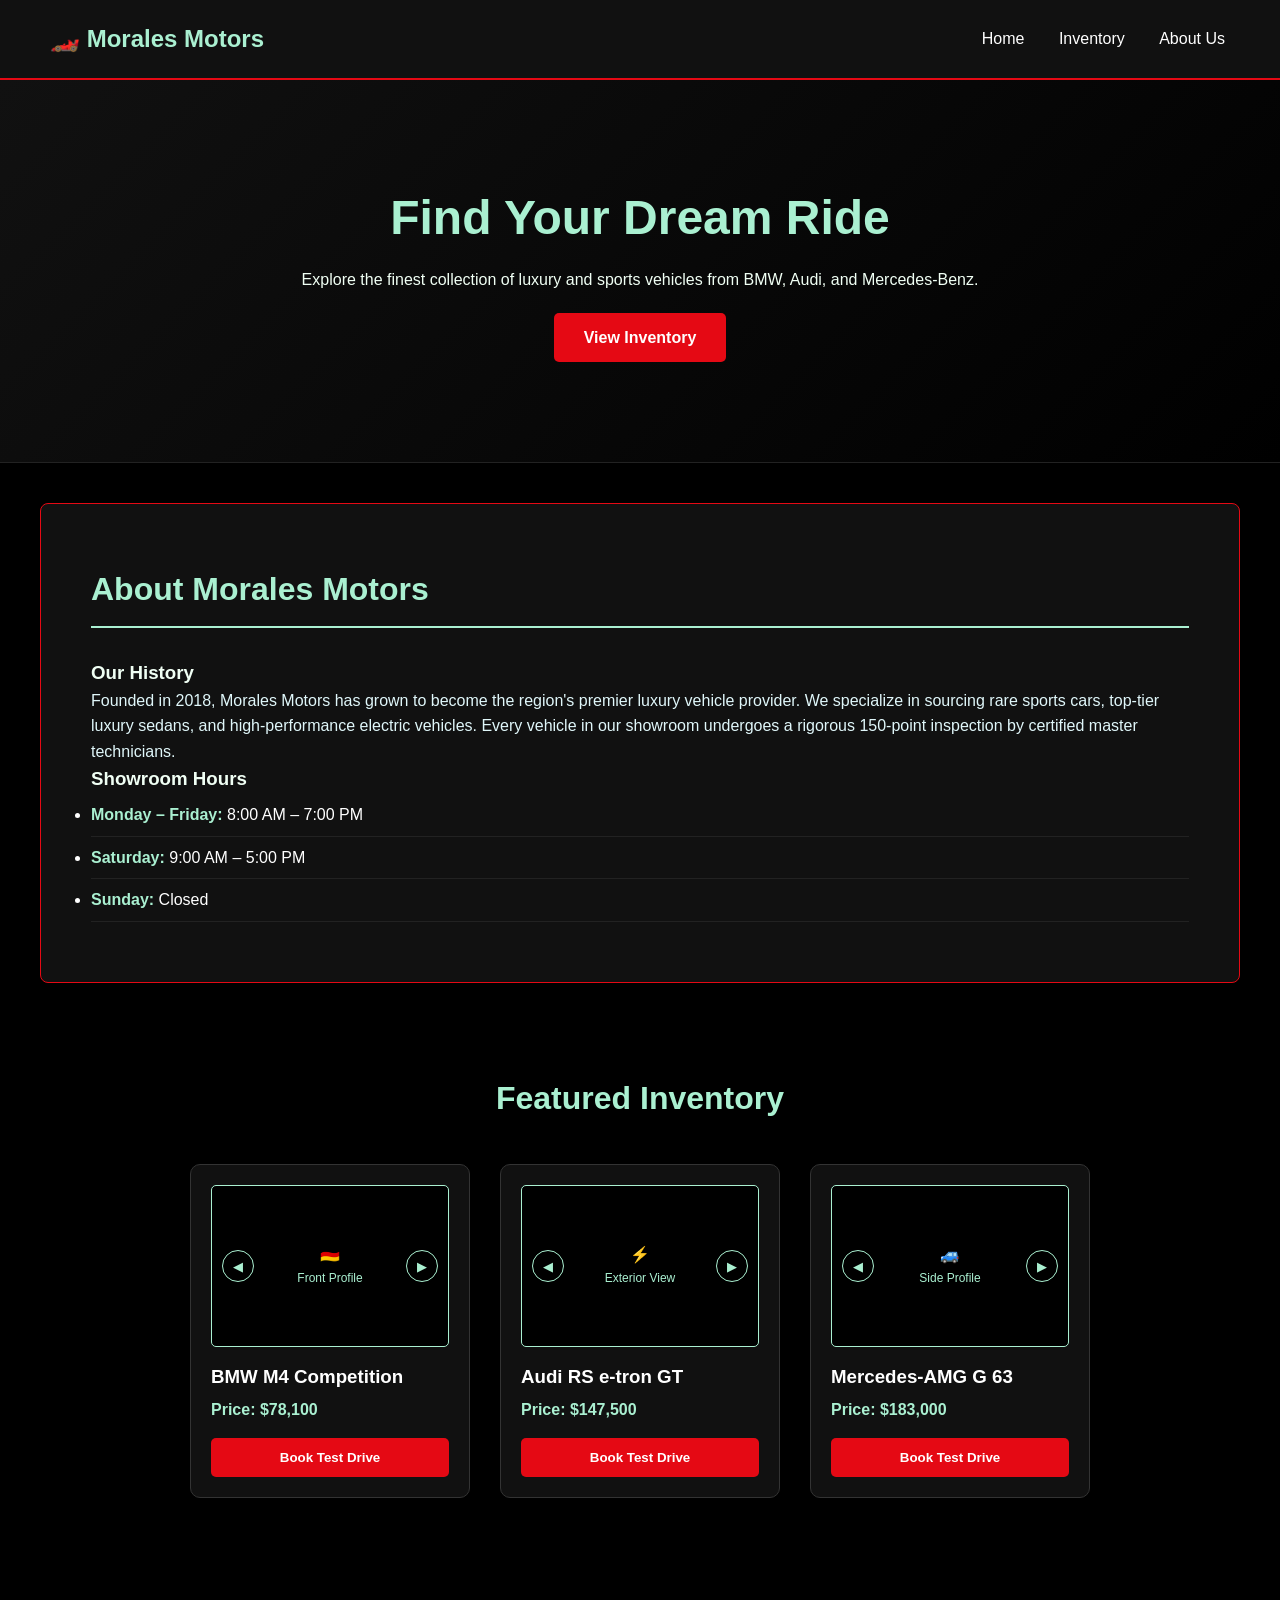
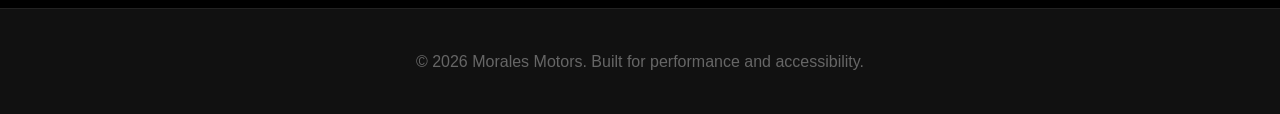
<file: index.html>
<!DOCTYPE html>
<html lang="en">
<head>
    <meta charset="UTF-8">
    <meta name="viewport" content="width=device-width, initial-scale=1.0">
    <title>Morales Motors | Premium Car Dealership</title>
    <link rel="stylesheet" href="style.css">
</head>
<body>
    <a href="#main-content" class="skip-link">Skip to main content</a>

    <header>
        <div class="logo" aria-label="Morales Motors home">🏎️ Morales Motors</div>
        <nav aria-label="Main Navigation">
            <a href="index.html">Home</a>
            <a href="#inventory">Inventory</a>
            <a href="#about">About Us</a>
        </nav>
    </header>

    <main id="main-content">
        <section class="hero" aria-label="Welcome">
            <h1>Find Your Dream Ride</h1>
            <p>Explore the finest collection of luxury and sports vehicles from BMW, Audi, and Mercedes-Benz.</p>
            <a href="#inventory" class="btn">View Inventory</a>
        </section>

        <section id="about" class="details-section">
            <h2>About Morales Motors</h2>
            <div class="details-grid">
                <div class="info-block">
                    <h3>Our History</h3>
                    <p>Founded in 2018, Morales Motors has grown to become the region's premier luxury vehicle provider. We specialize in sourcing rare sports cars, top-tier luxury sedans, and high-performance electric vehicles. Every vehicle in our showroom undergoes a rigorous 150-point inspection by certified master technicians.</p>
                </div>
                <div class="info-block">
                    <h3>Showroom Hours</h3>
                    <ul class="hours-list">
                        <li><strong>Monday – Friday:</strong> 8:00 AM – 7:00 PM</li>
                        <li><strong>Saturday:</strong> 9:00 AM – 5:00 PM</li>
                        <li><strong>Sunday:</strong> Closed</li>
                    </ul>
                </div>
            </div>
        </section>

        <!-- Inventory Section -->
        <section id="inventory" class="inventory" aria-labelledby="inventory-heading">
            <h2 id="inventory-heading">Featured Inventory</h2>
            <div class="car-grid">
                
                <!-- Car Card 1: BMW -->
                <div class="car-card" data-car-id="bmw">
                    <div class="gallery-container">
                        <div class="car-image-window" role="img" aria-label="BMW M4 Competition Gallery View">
                            <span class="gallery-emoji" aria-hidden="true">🇩🇪</span>
                            <span class="image-label">Front Profile</span>
                        </div>
                        <div class="gallery-controls">
                            <button class="nav-img-btn prev-btn" aria-label="Previous image for BMW M4">◀</button>
                            <button class="nav-img-btn next-btn" aria-label="Next image for BMW M4">▶</button>
                        </div>
                    </div>
                    <h3>BMW M4 Competition</h3>
                    <p class="price">Price: $78,100</p>
                    <button class="test-drive-btn" aria-label="Book a test drive for the BMW M4 Competition">Book Test Drive</button>
                </div>

                <!-- Car Card 2: Audi -->
                <div class="car-card" data-car-id="audi">
                    <div class="gallery-container">
                        <div class="car-image-window" role="img" aria-label="Audi RS e-tron GT Gallery View">
                            <span class="gallery-emoji" aria-hidden="true">⚡</span>
                            <span class="image-label">Exterior View</span>
                        </div>
                        <div class="gallery-controls">
                            <button class="nav-img-btn prev-btn" aria-label="Previous image for Audi RS e-tron">◀</button>
                            <button class="nav-img-btn next-btn" aria-label="Next image for Audi RS e-tron">▶</button>
                        </div>
                    </div>
                    <h3>Audi RS e-tron GT</h3>
                    <p class="price">Price: $147,500</p>
                    <button class="test-drive-btn" aria-label="Book a test drive for the Audi RS e-tron GT">Book Test Drive</button>
                </div>

                <!-- Car Card 3: Mercedes-Benz -->
                <div class="car-card" data-car-id="mercedes">
                    <div class="gallery-container">
                        <div class="car-image-window" role="img" aria-label="Mercedes-AMG G 63 Gallery View">
                            <span class="gallery-emoji" aria-hidden="true">🚙</span>
                            <span class="image-label">Side Profile</span>
                        </div>
                        <div class="gallery-controls">
                            <button class="nav-img-btn prev-btn" aria-label="Previous image for Mercedes-AMG G 63">◀</button>
                            <button class="nav-img-btn next-btn" aria-label="Next image for Mercedes-AMG G 63">▶</button>
                        </div>
                    </div>
                    <h3>Mercedes-AMG G 63</h3>
                    <p class="price">Price: $183,000</p>
                    <button class="test-drive-btn" aria-label="Book a test drive for the Mercedes-AMG G 63">Book Test Drive</button>
                </div>

            </div>
        </section>
    </main>

    <footer>
        <p>&copy; 2026 Morales Motors. Built for performance and accessibility.</p>
    </footer>
    <script src="script.js"></script>
</body>
</html>
</file>
<file: style.css>
* {
    margin: 0;
    padding: 0;
    box-sizing: border-box;
    font-family: 'Segoe UI', Tahoma, Geneva, Verdana, sans-serif;
}

body {
    background-color: #000000; /* Pure Black Background */
    color: #f0fff4;            /* Soft Mint-White text for contrast */
    line-height: 1.6;
}

*:focus-visible {
    outline: 3px solid #aaf0d1; /* High-Visibility Mint focus ring */
    outline-offset: 3px;
}

.skip-link {
    position: absolute;
    top: -100px;
    left: 0;
    background: #e50914; /* Red action indicator */
    color: white;
    padding: 10px 20px;
    z-index: 100;
    text-decoration: none;
    transition: top 0.2s;
}

.skip-link:focus {
    top: 0;
}

header {
    display: flex;
    justify-content: space-between;
    align-items: center;
    padding: 20px 50px;
    background: #111111; /* Off-black panel */
    border-bottom: 2px solid #e50914; /* Crimson Red accents */
}

header .logo {
    font-size: 24px;
    font-weight: bold;
    color: #aaf0d1; /* Bold Mint Logo text */
}

nav a {
    color: #ffffff;
    text-decoration: none;
    margin-left: 20px;
    padding: 5px;
    transition: color 0.2s;
}

nav a:hover {
    color: #e50914; /* Shifts to Red on interactive hover */
    text-decoration: underline;
}

.hero {
    text-align: center;
    padding: 100px 20px;
    background: linear-gradient(135deg, #111111 0%, #000000 100%);
    border-bottom: 1px solid #222;
}

.hero h1 {
    font-size: 48px;
    margin-bottom: 10px;
    color: #aaf0d1; /* Bright Mint Headline */
}

.btn {
    display: inline-block;
    background: #e50914; /* Crimson Red Call-to-action */
    color: white;
    padding: 12px 30px;
    text-decoration: none;
    border-radius: 5px;
    margin-top: 20px;
    font-weight: bold;
}

.btn:hover {
    background: #b8070f;
}

.details-section {
    padding: 60px 50px;
    background-color: #111111;
    max-width: 1200px;
    margin: 40px auto;
    border-radius: 8px;
    border: 1px solid #e50914; /* Red panel frames */
}

.details-section h2 {
    font-size: 32px;
    margin-bottom: 30px;
    border-bottom: 2px solid #aaf0d1; /* Mint accent separator lines */
    padding-bottom: 10px;
    color: #aaf0d1;
}

.info-block p {
    color: #e0f7fa;
}

.hours-list li {
    padding: 8px 0;
    border-bottom: 1px solid #222;
    color: #ffffff;
}

.hours-list strong {
    color: #aaf0d1; /* Highlighted Mint days */
}

.inventory {
    padding: 50px;
    text-align: center;
}

.inventory h2 {
    margin-bottom: 40px;
    font-size: 32px;
    color: #aaf0d1;
}

.car-grid {
    display: flex;
    justify-content: center;
    gap: 30px;
    flex-wrap: wrap;
}

.car-card {
    background: #111111;
    padding: 20px;
    border-radius: 10px;
    width: 280px;
    text-align: left;
    border: 1px solid #333;
}

.gallery-container {
    position: relative;
    background: #000000;
    border-radius: 5px;
    margin-bottom: 15px;
    overflow: hidden;
    border: 1px solid #aaf0d1; /* Mint Gallery framing */
}

.car-image-window {
    height: 160px;
    display: flex;
    flex-direction: column;
    align-items: center;
    justify-content: center;
    padding: 10px;
}

.image-label {
    font-size: 12px;
    color: #aaf0d1;
    background: rgba(0,0,0,0.7);
    padding: 2px 8px;
    border-radius: 10px;
}

.gallery-controls {
    position: absolute;
    top: 50%;
    transform: translateY(-50%);
    width: 100%;
    display: flex;
    justify-content: space-between;
    padding: 0 10px;
    pointer-events: none;
}

.nav-img-btn {
    pointer-events: auto;
    background: rgba(0, 0, 0, 0.85);
    color: #aaf0d1;
    border: 1px solid #aaf0d1;
    width: 32px;
    height: 32px;
    border-radius: 50%;
    cursor: pointer;
}

.nav-img-btn:hover {
    background: #e50914; /* Red button change state */
    color: white;
    border-color: #e50914;
}

.car-card h3 {
    margin-bottom: 5px;
    color: #ffffff;
}

.car-card .price {
    color: #aaf0d1; /* Mint highlights on financial fields */
    margin-bottom: 15px;
    font-weight: bold;
}

.test-drive-btn {
    width: 100%;
    background: #e50914; /* Vivid Red target button */
    color: white;
    border: none;
    padding: 12px;
    border-radius: 5px;
    cursor: pointer;
    font-weight: bold;
}

.test-drive-btn:hover {
    background: #b8070f;
}

footer {
    text-align: center;
    padding: 40px;
    background: #111111;
    color: #666;
    margin-top: 60px;
    border-top: 1px solid #222;
}
</file>
